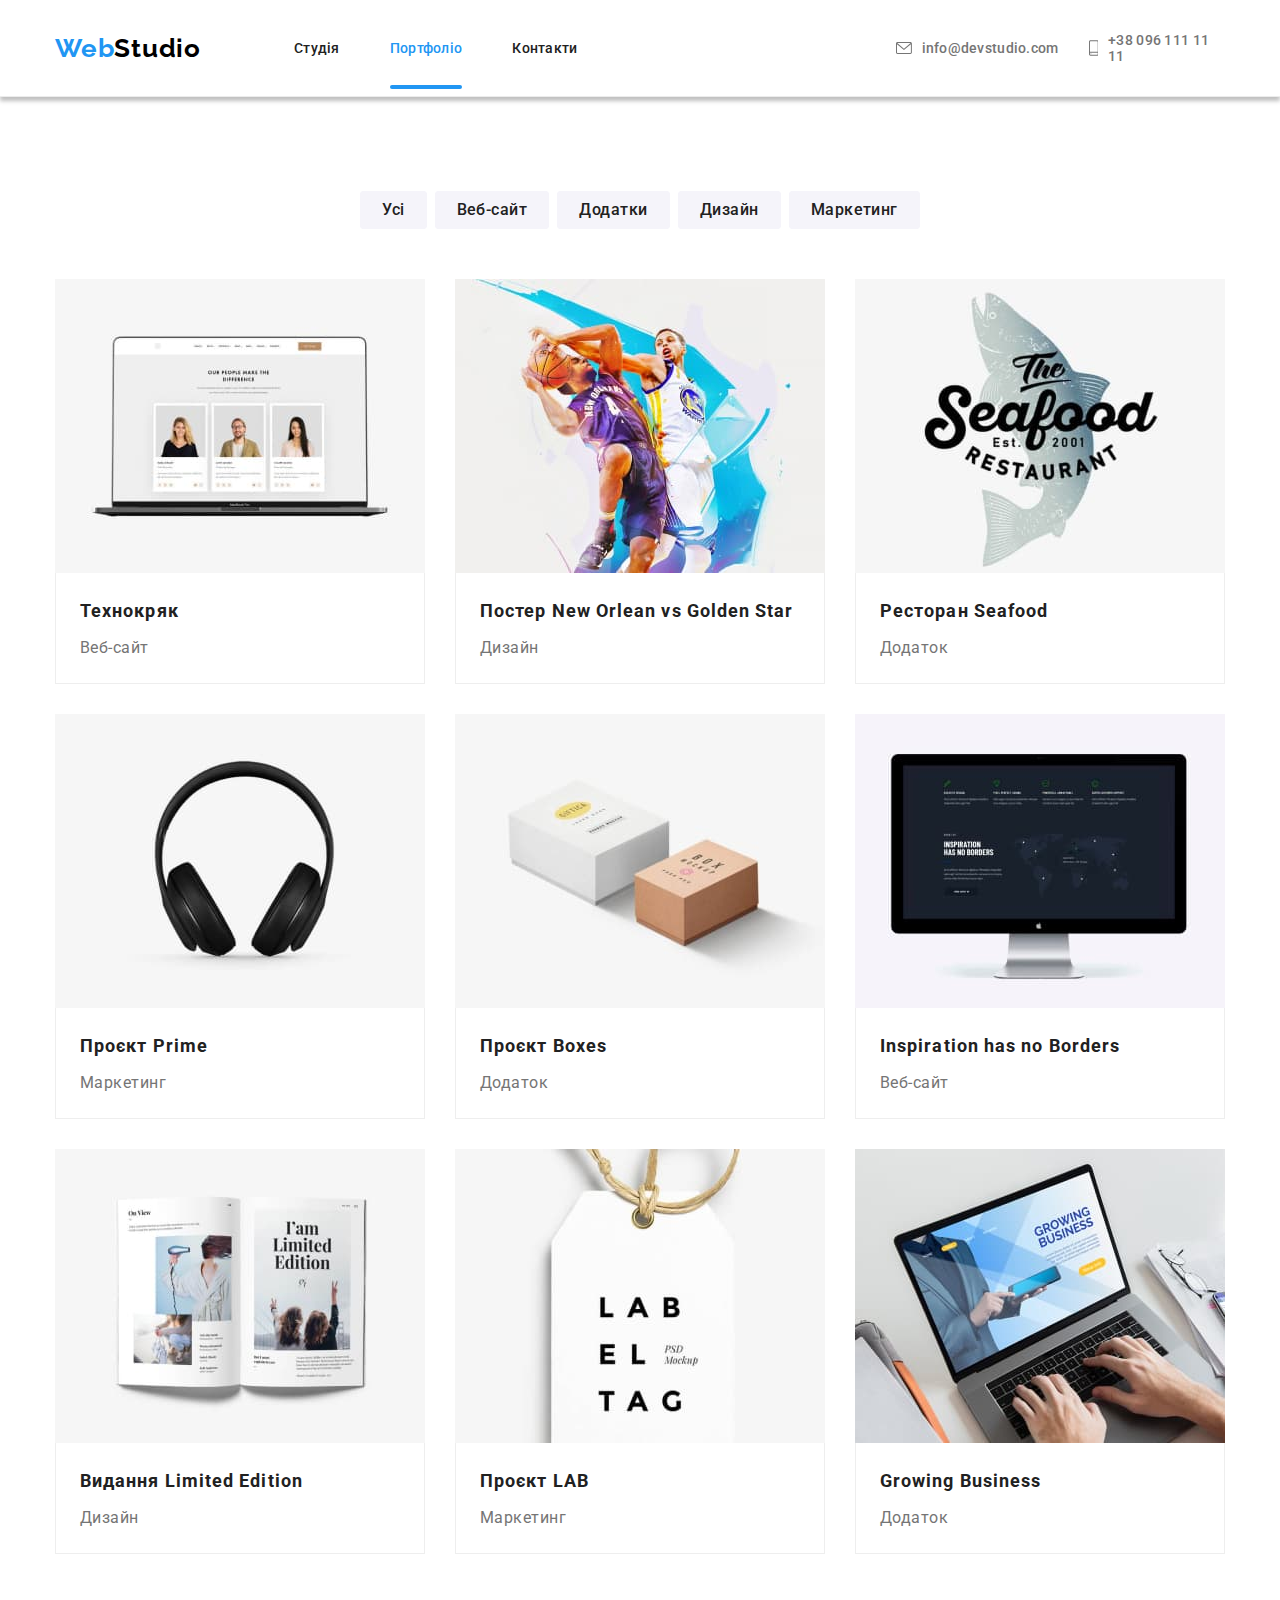
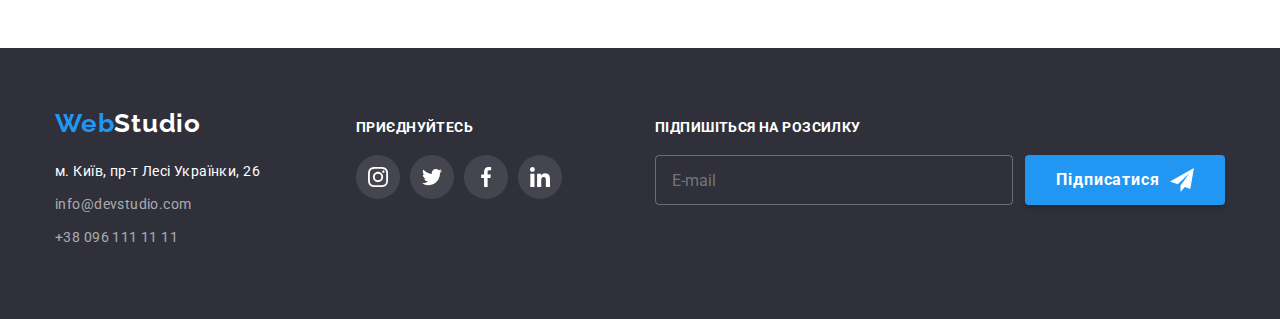
<file: portfolio.html>
<!DOCTYPE html>
<html lang="en">
<head>
    <meta charset="UTF-8">
    <meta http-equiv="X-UA-Compatible" content="IE=edge">
    <meta name="viewport" content="width=device-width, initial-scale=1.0">
    <link rel="preconnect" href="https://fonts.googleapis.com">
    <link rel="preconnect" href="https://fonts.gstatic.com" crossorigin>
    <title>Portfolio</title>
    <link rel="preconnect" href="https://fonts.googleapis.com">
    <link rel="preconnect" href="https://fonts.gstatic.com" crossorigin>
    <link href="https://fonts.googleapis.com/css2?family=Raleway:wght@700&family=Roboto:wght@400;500;700;900&display=swap" rel="stylesheet">
   
    <link rel="stylesheet" href="./css/modern-normalize.css">
    <link rel="stylesheet" href="./css/main.min.css">
    <link rel="stylesheet" href="./css/styles.css">
</head>
<body class="page">
    <header class="header">
        <div class="container header__container">
            <nav class="main-nav">
                <a class="header-logo link" href="#">Web<span class="header-logo__text">Studio</span></a>
                <ul class="header__list list">
                    <li class="header__item">
                        <a class="header__link link" href="./index.html">Студія</a>
                    </li>
                    <li class="header__item">
                        <a class="header__link header__link--active link" href="portfolio.html">Портфоліо</a>
                    </li>
                    <li class="header__item">
                        <a class="header__link link" href="">Контакти</a>
                    </li>
                </ul>
            </nav>
            <ul class="contacts list">
                <li class="contacts__item">
                    <a class="contacts__link link" href="mailto:info@devstudio.com">
                        <svg class="contacts__icon" width="16" height="12">
                            <use href="./images/icons.svg#envelope-hover"></use>
                        </svg>
                        info@devstudio.com
                    </a>
                </li>
                <li class="contacts__item">
                    <a class="contacts__link link" href="tel:+380961111111">
                        <svg class="contacts__icon" width="10" height="16">
                            <use href="./images/icons.svg#smartphone"></use>
                        </svg>
                        +38 096 111 11 11
                    </a>
                </li>
            </ul>
        </div>
    </header>
   <main>
    <section class="section">
        <div class="container">
            <h1 class="visually-hidden">Наші переваги</h1>

            <ul class="filter__list list">
                <li class="filter__item">
                    <button class="filter__btn" type="button">Усі</button>
                </li>
                <li class="filter__item">
                    <button class="filter__btn" type="button">Веб-сайт</button>
                </li>
                <li class="filter__item">
                    <button class="filter__btn" type="button">Додатки</button>
                </li>
                <li class="filter__item">
                    <button class="filter__btn" type="button">Дизайн</button>
                </li>
                <li class="filter__item">
                    <button class="filter__btn" type="button">Маркетинг</button>
                </li>
            </ul>

            <ul class="portfolio__list list">
                <li class="portfolio__item">
                    <a class="portfolio__link link" href="">
                        <div class="portfolio__tumb">
                            <img src="images/portfolio/img.jpg" alt="відкритий сайт на ноутбуці" width="370">
                            <div class="portfolio__overlay">
                                <p class="portfolio__text">
                                    Ресурс пропонує комплексні пропозиції з різним рівнем функціоналу та сервісів. Все це дозволить відвідувачу отримати вичерпні відомості про компанію чи приватну особу.
                                </p>
                            </div>
                        </div>
                        <div class="portfolio__info">
                            <h2 class="portfolio__title">Технокряк</h2>
                            <p class="portfolio__type">Веб-сайт</p>
                        </div>
                    </a>
                </li>
                <li class="portfolio__item">
                    <a class="portfolio__link link" href="">
                        <div class="portfolio__tumb">
                            <img src="images/portfolio/img-1.jpg" alt="баскетболісти" width="370">
                            <div class="portfolio__overlay">
                                <p class="portfolio__text">
                                    Ресурс пропонує комплексні пропозиції з різним рівнем функціоналу та сервісів. Все це дозволить відвідувачу отримати вичерпні відомості про компанію чи приватну особу.
                                </p>
                            </div>
                        </div>
                        <div class="portfolio__info">
                            <h2 class="portfolio__title">Постер New Orlean vs Golden Star</h2>
                            <p class="portfolio__type">Дизайн</p>
                        </div>
                    </a>
                </li>
                <li class="portfolio__item">
                    <a class="portfolio__link link" href="">
                        <div class="portfolio__tumb">
                            <img src="images/portfolio/img-2.jpg" alt="лого рибного ресторану" width="370">
                            <div class="portfolio__overlay">
                                <p class="portfolio__text">
                                    Ресурс пропонує комплексні пропозиції з різним рівнем функціоналу та сервісів. Все це дозволить відвідувачу отримати вичерпні відомості про компанію чи приватну особу.
                                </p>
                            </div>
                        </div>
                        <div class="portfolio__info">
                            <h2 class="portfolio__title">Ресторан Seafood</h2>
                            <p class="portfolio__type">Додаток</p>
                        </div>
                    </a>
                </li>
                <li class="portfolio__item">
                    <a class="portfolio__link link" href="">
                        <div class="portfolio__tumb">
                            <img src="images/portfolio/img-3.jpg" alt="навушники" width="370">
                            <div class="portfolio__overlay">
                                <p class="portfolio__text">
                                    Ресурс пропонує комплексні пропозиції з різним рівнем функціоналу та сервісів. Все це дозволить відвідувачу отримати вичерпні відомості про компанію чи приватну особу.
                                </p>
                            </div>
                        </div>
                         <div class="portfolio__info">
                            <h2 class="portfolio__title">Проєкт Prime</h2>
                            <p class="portfolio__type">Маркетинг</p>
                        </div>
                    </a>
                </li>
                <li class="portfolio__item">
                    <a class="portfolio__link link" href="">
                        <div class="portfolio__tumb">
                            <img src="images/portfolio/img-4.jpg" alt="коробки" width="370">
                            <div class="portfolio__overlay">
                                <p class="portfolio__text">
                                    Ресурс пропонує комплексні пропозиції з різним рівнем функціоналу та сервісів. Все це дозволить відвідувачу отримати вичерпні відомості про компанію чи приватну особу.
                                </p>
                            </div>
                        </div>
                        <div class="portfolio__info">
                            <h2 class="portfolio__title">Проєкт Boxes</h2>
                            <p class="portfolio__type">Додаток</p>
                        </div>
                    </a>
                </li>
                <li class="portfolio__item">
                    <a class="portfolio__link link" href="">
                        <div class="portfolio__tumb">
                            <img src="images/portfolio/img-5.jpg" alt="відкритий сайт на моніторі" width="370">
                            <div class="portfolio__overlay">
                                <p class="portfolio__text">
                                    Ресурс пропонує комплексні пропозиції з різним рівнем функціоналу та сервісів. Все це дозволить відвідувачу отримати вичерпні відомості про компанію чи приватну особу.
                                </p>
                            </div>
                        </div>
                        <div class="portfolio__info">
                            <h2 class="portfolio__title">Inspiration has no Borders</h2>
                            <p class="portfolio__type">Веб-сайт</p>
                        </div>
                    </a>
                </li>
                <li class="portfolio__item">
                    <a class="portfolio__link link" href="">
                        <div class="portfolio__tumb">
                            <img src="images/portfolio/img-6.jpg" alt="відкритий журнал" width="370">
                            <div class="portfolio__overlay">
                                <p class="portfolio__text">
                                    Ресурс пропонує комплексні пропозиції з різним рівнем функціоналу та сервісів. Все це дозволить відвідувачу отримати вичерпні відомості про компанію чи приватну особу.
                                </p>
                            </div>
                        </div>
                        <div class="portfolio__info">
                            <h2 class="portfolio__title">Видання Limited Edition</h2>
                            <p class="portfolio__type">Дизайн</p>
                        </div>
                    </a>
                </li>
                <li class="portfolio__item">
                    <a class="portfolio__link link" href="">
                        <div class="portfolio__tumb">
                         <img src="images/portfolio/img-7.jpg" alt="лейбл" width="370">
                         <div class="portfolio__overlay">
                            <p class="portfolio__text">
                                Ресурс пропонує комплексні пропозиції з різним рівнем функціоналу та сервісів. Все це дозволить відвідувачу отримати вичерпні відомості про компанію чи приватну особу.
                            </p>
                        </div>
                        </div>
                        <div class="portfolio__info">
                            <h2 class="portfolio__title">Проєкт LAB</h2>
                            <p class="portfolio__type">Маркетинг</p>
                        </div>
                    </a>
                </li>
                <li class="portfolio__item">
                    <a class="portfolio__link link" href="">
                        <div class="portfolio__tumb">
                            <img src="images/portfolio/img-8.jpg" alt="додаток для бізнесу" width="370">
                            <div class="portfolio__overlay">
                                <p class="portfolio__text">
                                    Ресурс пропонує комплексні пропозиції з різним рівнем функціоналу та сервісів. Все це дозволить відвідувачу отримати вичерпні відомості про компанію чи приватну особу.
                                </p>
                            </div>
                        </div>
                        <div class="portfolio__info">
                            <h2 class="portfolio__title">Growing Business</h2>
                            <p class="portfolio__type">Додаток</p>
                        </div>
                    </a>
                </li>
            </ul>
        </div>
    </section>
   </main>

   <footer class="footer">
    <div class="footer-container container">
        <div class="footer-info">
            <a class="footer-logo link" href="#">Web<span class="footer-logo-text">Studio</span></a>
            <address class="footer-address">
                <ul class="footer-address-lis list">
                    <li class="footer-address-item"><a class="link" href="https://goo.gl/maps/7g64sPSE6rP9VSUu8" target="_blank" rel="noopener noreferrer">м. Київ, пр-т Лесі Українки, 26</a></li>
                    <li class="footer-contacts-item"><a class="link" href="mailto:info@devstudio.com">info@devstudio.com</a></li>
                    <li class="footer-contacts-item"><a class="link" href="tel:+380961111111">+38 096 111 11 11</a></li>
                </ul>
            </address>
        </div>
        <div class="join">
            <h2 class="footer-join-title">ПРИЄДНУЙТЕСЬ</h2>
            <ul class="footer-join-social list">
                <li class="footer-list-item">
                    <a class="footer-list-link" 
                    href="https://www.instagram.com"
                    target="_blank"
                    rel="noopener noreferrer"
                    aria-label="Instagram"
                    >
                        <svg class="footer-icon" width="20" height="20">
                            <use href="./images/icons.svg#instagram"></use>
                        </svg>
                    </a>
                </li>
                <li class="footer-list-item">
                    <a class="footer-list-link" 
                    href="https://twitter.com/"
                    target="_blank"
                    rel="noopener noreferrer"
                    aria-label="Instagram"
                    >
                        <svg class="footer-icon" width="20" height="20">
                            <use href="./images/icons.svg#twitter"></use>
                        </svg>
                    </a>
                </li>
                <li class="footer-list-item">
                    <a class="footer-list-link" 
                    href="https://www.facebook.com/"
                    target="_blank"
                    rel="noopener noreferrer"
                    aria-label="Instagram"
                    >
                        <svg class="footer-icon" width="20" height="20">
                            <use href="./images/icons.svg#facebook"></use>
                        </svg>
                    </a>
                </li>
                <li class="footer-list-item">
                    <a class="footer-list-link" 
                    href="https://www.linkedin.com/"
                    target="_blank"
                    rel="noopener noreferrer"
                    aria-label="Instagram"
                    >
                        <svg class="footer-icon" width="20" height="20">
                            <use href="./images/icons.svg#linkedin"></use>
                        </svg>
                    </a>
                </li>
            </ul>
        </div>
        <form class="newsletter" name="newsletter">
            <strong class="newsletter-title">Підпишіться на розсилку</strong>
            <div class="newsletter-form-group">
                <label class="newsletter-form-field">
                    <input class="newsletter-form-input" type="email" name="user-mail-newsletter" placeholder="E-mail" required>
                </label>
                <button class="newsletter-btn" type="submit">Підписатися
                    <svg class="newsletter-icon" width="24" height="24">
                        <use href="./images/icons.svg#telegram"></use>
                    </svg>
                </button>
            </div>

        </form>
    </div>
    
</footer>
</body>
</html>
</file>
<file: css/styles.css>
/* :root {

    --main-font: "Roboto", sans-serif;
    --secondary-font: "Raleway", sans-serif;
   
    --main-txt-cl: #212121;
    --light-txt-cl: #FFFFFF;
    
    --basic-blue: #2196F3;
    --contacts-cl:  #757575;
    --secondary-cl: #2F303A;
    --icon-social-cl:#AFB1B8;

    --transition-time: 250ms;
    --transition-cubic: cubic-bezier(0.4, 0, 0.2, 1);
} */

/* .page {
    font-family: var(--main-font);
    font-size: 14px;
    color: var(--main-txt-cl);
    letter-spacing: 0.03em;

} */


/* .container {
    width: 1200px;
    padding-left: 15px;
    padding-right: 15px;
    margin: 0 auto;
} */

/* .section {
    padding-top: 94px;
    padding-bottom: 94px;
} */


/* reset */
/* h1,
h2,
h3,
h4,
h5,
h6,
p,
ul {
  margin: 0;
  padding: 0;
} */

/* img {
    display: block;
    max-width: 100%;
    height: auto;
} */

/* .link {
    text-decoration: none;
    color: currentColor;
    transition: color var(--transition-time) var(--transition-cubic);
}
.list {
    list-style: none;
} */

/* .visually-hidden {
    position: absolute;
    width: 1px;
    height: 1px;
    margin: -1px;
    border: 0;
    padding: 0;
    white-space: nowrap;
    clip-path: inset(100%);
    clip: rect(0 0 0 0);
    overflow: hidden;
  } */

/* header */
/* .header{
    box-shadow: 0px 4px 4px rgba(0, 0, 0, 0.25);
    border-bottom: 1px solid #ececec;
    
}
.header-container,
.main-nav {
  display: flex; 
  align-items: center; 
}
.header-logo {
    margin-right: 93px;
}
.main-nav {
    margin-right: 318px;
}
.header__list {
    display: flex;
    align-items: center;
    gap: 50px;
}

.contacts {
    display: flex;
    align-items: center;
    gap: 30px;
}
.contacts__icon {
margin-right: 10px;
}


.header__link,
.contacts__link {
    display: flex;
    align-items: center;
    padding-top: 32px;
    padding-bottom: 32px;
    font-weight: 500;
    font-size: 14px;
    line-height:calc(16/14);
    letter-spacing: 0.02em;
}

.header__link.header__link--active {
color: var(--basic-blue);
}

.header__link:hover, 
.header__link:focus {
    color:var(--basic-blue);
}
.contacts__link {
    color: var(--contacts-cl);
}
    
.contacts__icon {
    fill: currentColor;
}

.header-logo,
.footer-logo {
    font-family:var(--secondary-font);
    color: var(--basic-blue);
    text-decoration: none;
    font-weight: 700;
    font-size: 26px;
    line-height: 1.19;
    letter-spacing: 0.03em;
}
.header-logo__text {
    color: #000000;
}
.footer-logo-text {
    color: var(--light-txt-cl);
}
.header__link {
    position: relative;
}
.header__link--active::after {
    content: "";
    position: absolute;
    bottom: -1px;
    left: 0;
    width: 100%;
    height: 4px;
    background-color: var(--basic-blue);
    border-radius: 2px;
} */


/*main*/
/* .main {
    padding: 200px 0;
    background-color: var(--secondary-cl);
    text-align: center;
    max-width: 1600px;
    height: 600px;
    background-image: linear-gradient(to right, rgba(47, 48, 58, 0.4), rgba(47, 48, 58, 0.4)),
    url(../images/main-hero.jpg);
    background-size: cover;
    background-position: center;
    background-repeat: no-repeat;
    margin-left: auto;
    margin-right: auto;
 }

.main__title {
    font-weight: 900;
    font-size: 44px;
    line-height: calc(60/44);
    text-align: center;
    letter-spacing: 0.06em;
    text-transform: uppercase;
    color: var(--light-txt-cl);

    margin: 0 0 30px 0;
} */

/* .button {
    font-family: inherit;
    font-weight: 700;
    font-size: 16px;
    line-height:calc(30/16);
    padding: 10px 32px 10px 32px;
    align-items: center;
    text-align: center;
    letter-spacing: 0.06em;
    color: var(--light-txt-cl);
    background-color: var(--basic-blue);
    border-radius: 4px;
    cursor: pointer;
    border: none;
} */

/* .advantage__container {
    display: flex;
    width: 270px;
    height: 120px;
    align-items: center;
    justify-content: center;
    margin-bottom: 30px;
    background: #F5F4FA;
    border-radius: 4px;
}

.advantage__list {
    display: flex;
    gap: 30px;
}
.advantage__title {
    font-weight: 700;
    font-size: 14px;
    line-height:calc(16/14);
    letter-spacing: 0.03em;
    text-transform: uppercase;
    color: var(--main-txt-cl);

    margin-bottom: 10px;
}
.advantage__text {
    font-size: 14px;
    line-height: calc(24/14);
    letter-spacing: 0.03em;
    color: var(--contacts-cl);
    
} */

/* Gallery */

/* .section-gallery{
    padding-top: 0;
}

.gallery__title,
.team,
.customers__title{
    font-weight: 700;
    font-size: 36px;
    line-height: 42px;
    text-align: center;
    letter-spacing: 0.03em;

    margin-bottom: 50px;
}
.gallery__list {
    display: flex;
    gap: 30px;
}
.section-team {
    background-color: #F5F4FA;
}
.gallery__tumb {
    position: relative;
}
.gallery__title {
    position: absolute;
    bottom: 0;
    left: 0;
    width: 100%;
    height: 70px;
    margin: 0;
    text-transform: uppercase;
    display: flex;
    justify-content: center;
    align-items: center;
    font-weight: 700;
    font-size: 14px;
    line-height: calc(16/14);
    letter-spacing: 0.03em;
    background-color: rgba(47, 48, 58, 0.8);
    color: var(--light-txt-cl);
    
} */

/* Team */

/* .team {
    display: flex;
    gap: 30px;
}
.team__item {
    box-shadow: 0px 4px 4px rgba(0, 0, 0, 0.25);
    border-radius: 0px 0px 4px 4px;
}
.team__info {
    background-color: var(--light-txt-cl);
    padding: 30px 0;
}

.team__title {
    font-weight: 500;
    font-size: 16px;
    line-height: calc(19/16);
    text-align: center;
    letter-spacing: 0.03em;
    margin-bottom: 10px;
}
.team__text {
    font-size: 16px;
    line-height: calc(19/16);
    text-align: center;
    letter-spacing: 0.03em;
    color: var(--contacts-cl); 
    margin-bottom: 16px;
}

.social {
    display: flex;
    justify-content: center;
    gap: 10px;
}
.social__link {
    display: flex;
    align-items: center;
    justify-content: center;
    width: 44px;
    height: 44px;
    border-radius: 50%;
    color: var(--icon-social-cl);
    cursor: pointer;
    transition: background-color var(--transition-time) var(--transition-cubic), color var(--transition-time) var(--transition-cubic);
}
.social__link:hover,
.social__link:focus {
    color: var(--light-txt-cl);
    background-color: var(--basic-blue);
}
.social__icon {
    fill: currentColor;
} */

/* regular customers */

/* .customers {
    display: flex;
    justify-content: center;
    gap: 30px;
}
.customers__link {
    display: flex;
    align-items: center;
    justify-content: center;
    width: 170px;
    height: 92px;
    border: 1px solid var(--icon-social-cl);
    border-radius: 4px;
    color: var(--icon-social-cl);
    cursor: pointer;
    transition: border-color var(--transition-time) var(--transition-cubic), color var(--transition-time) var(--transition-cubic);
}
.customers__link:hover,
.customers__link:focus {
    color: var(--basic-blue);
    border-color: var(--basic-blue);
}
.customers__icon {
    fill: currentColor;
} */


/*footer*/
/* .footer-container {
    display: flex;
    align-items: baseline;
}
.footer-info{
    flex-grow: 1;
    margin-right: 70px;
}
.footer-logo {
    display: block;
    margin-bottom: 20px;
}
.footer-address-item,
.footer-contacts-item {
    font-size: 14px;
    line-height: calc(24/14);
    letter-spacing: 0.03em;
    color: rgba(255, 255, 255, 0.6);
}
.footer-contacts-item:not(:last-child) {
    margin-bottom: 9px;
}
.footer-address {
    font-style: normal;
}

.footer-address-item {
    color: var(--light-txt-cl);
    margin-bottom: 9px;
}

.footer {
    background-color: var(--secondary-cl);
    padding-top: 60px;
    padding-bottom: 60px;
}

.join {
    margin-right: 93px;
}
.footer-join-title {
    font-weight: 700;
    font-size: 14px;
    line-height: calc(16/14);
    letter-spacing: 0.03em;
    display: flex;
    color: var(--light-txt-cl);
    margin-bottom: 20px;
}
.footer-join-social {
    display: flex;
    align-items: center;
    gap: 10px;
}
.footer-list-link {
    display: flex;
    align-items: center;
    justify-content: center;
    width: 44px;
    height: 44px;
    border-radius: 50%;
    color: var(--light-txt-cl);
    background-color: rgba(255, 255, 255, 0.1);
    transition: background-color var(--transition-time) var(--transition-cubic),  color var(--transition-time) var(--transition-cubic);
}
.footer-list-link:hover,
.footer-list-link:focus {
    color: var(--light-txt-cl);
    background-color: var(--basic-blue);

}
.footer-icon {
    fill: currentColor;
}


.newsletter-title {
    display: block;
    font-size: 14px;
    line-height: calc(16 / 14);
    text-transform: uppercase;
    color: var(--light-txt-cl);
    margin-bottom: 20px;
}
.newsletter-form-group {
    display: flex;
    gap: 12px;
}
.newsletter-form-input {
    width: 358px;
    height: 50px;
    border: 1px solid rgba(255, 255, 255, 0.3);
    border-radius: 4px;
    padding: 15px 16px;
    color: rgba(255, 255, 255, 0.6);
    background-color: transparent;
    font-size: 16px;
    outline: transparent;
    transition: border-color var(--transition-time) var(--transition-cubic);
}

.newsletter-form-input:focus {
    border-color: var(--basic-blue);
}

.newsletter-btn {
    width: 200px;
    height: 50px;
    padding: 0;
    margin: 0;
    margin-left: auto;
    margin-right: auto;
    display: flex;
    gap: 10px;
    justify-content: center;
    align-items: center;
    box-shadow: 0px 4px 4px rgb(0 0 0 / 15%);
    border-radius: 4px;
    border: none;
    background-color: var(--basic-blue);
    font-weight: 700;
    font-size: 16px;
    line-height: calc(30/16);
    letter-spacing: 0.06em;
    color: var(--light-txt-cl);
    cursor: pointer;
    transition: background-color var(--transition-time) var(--transition-cubic);
}
.newsletter-btn:focus,
.newsletter-btn:hover {
  background-color: var(--basic-blue);  

} */

/*Portfolio*/

/* .filter__list {
    display: flex;
    justify-content: center;
    margin-bottom: 50px;
}
.filter__item {
    background: #F5F4FA;
    border-radius: 4px;
    
}

.filter__item:not(:last-child) {
    margin-right: 8px;
}
.filter__btn:hover,
.filter__btn:focus{
    box-shadow: 0px 4px 4px rgba(0, 0, 0, 0.25);
}
.filter__btn {
    font-weight: 500;
    font-size: 16px;
    line-height: 26px;
    text-align: center;
    letter-spacing: 0.03em;
    color: var(--main-txt-cl);
    background-color: #F5F4FA;
    border-radius: 4px;
    padding: 6px 22px;
    border: none;
    transition: box-shadow var(--transition-time) var(--transition-cubic), background-color var(--transition-time) var(--transition-cubic), color var(--transition-time) var(--transition-cubic);
}
.filter__btn:hover{
    background-color: var(--basic-blue);
    color: var(--light-txt-cl);
    cursor: pointer;
}
.filter__btn:focus{
    background-color: var(--basic-blue);
    color: var(--light-txt-cl);
}

.portfolio__list { 
    display: flex;
    flex-wrap: wrap;
    gap: 30px;
 
}
.portfolio__link {
    display: block;
    transition: box-shadow var(--transition-cubic) var(--transition-time);
}
.portfolio__link:hover,
.portfolio__link:focus {
    box-shadow: 0px 4px 4px rgba(0, 0, 0, 0.25);
}


.portfolio__tumb {
    position: relative;
    overflow: hidden;
}
.portfolio__overlay {
    position: absolute;
    top: 0;
    left: 0;
    transform: translateY(100%);
    width: 100%;
    height: 100%;
    padding-right: 24px;
    padding-left: 24px;
    display: flex;
    align-items: center;
    justify-content: center;
    background-color: rgba(33, 150, 243, 0.9);
    transition: transform var(--transition-time) var(--transition-cubic);
}
.portfolio__link:hover .portfolio__overlay,
.portfolio__link:focus .portfolio__overlay {
    transform: translateY(0);
}
.portfolio__text {
    font-weight: 400;
    font-size: 18px;
    line-height: calc(28/18);
    letter-spacing: 0.03em;
    color: var(--light-txt-cl);
}


.portfolio__info {
    padding: 20px 24px;
    border-right: 1px solid #eeeeee;
    border-bottom: 1px solid #eeeeee;
    border-left: 1px solid #eeeeee;
}
.portfolio__title {
    font-weight: 700;
    font-size: 18px;
    line-height: calc(36/18);
    letter-spacing: 0.06em;
    margin-bottom: 4px;
   
}
.portfolio__type {
    font-size: 16px;
    line-height: calc(30/16);
    letter-spacing: 0.03em;
    color: var(--contacts-cl);
} */

/* Modal windiw */
/* .backdrop {
    position: fixed;
    top: 0;
    left: 0;
    z-index: 1000;

    width: 100%;
    height: 100%;
    background-color: rgba(0,0,0,.2);
    transition: opacity var(--transition-time) var(--transition-cubic), visibility var(--transition-time) var(--transition-cubic);
}

.backdrop.is-hidden{
    opacity: 0;
    pointer-events: none;
    visibility: hidden;
}

.modal {
    position: absolute;
    top: 50%;
    left: 50%;
    transform: translate(-50%, -50%);

    width: 528px;
    height: 581px;
    
    background-color: var(--light-txt-cl);
    box-shadow: 0px 1px 3px rgba(0, 0, 0, 0.12), 0px 1px 1px rgba(0, 0, 0, 0.14), 0px 2px 1px rgba(0, 0, 0, 0.2);
    border-radius: 4px;
    padding: 40px;
}
.modal-btn {
    position: absolute;
    top: 8px;
    right: 8px;
    width: 30px;
    height: 30px;
    display: flex;
    align-items: center;
    justify-content: center;
    padding: 0;
    border-radius: 50%;
    border: 1px solid rgba(0, 0, 0, 0.1);
    cursor: pointer;
    background: var(--light-txt-cl);
}

Register form

.register-form-title {
    display: block;
    font-weight: 700;
    font-size: 20px;
    line-height: calc(23/20);
    text-align: center;
    letter-spacing: 0.03em;
    color: var(--main-txt-cl);
    margin: 0 0 12px 0;
}

.register-form-group {
    margin-bottom: 20px;
}

.register-form-field {
    position: relative;
    display: block;
    
}
.register-form-field:not(:last-child) {
    margin-bottom: 10px;
}
.register-form-label {
    display: block;
    font-weight: 400;
    font-size: 12px;
    line-height: calc(14/12);
    letter-spacing: 0.01em;
    color: var(--contacts-cl);
    margin-bottom: 4px;
}

.register-form-imput {
    width: 100%;
    height: 40px;
    border: 1px solid rgba(33, 33, 33, 0.2);
    border-radius: 4px;
    padding-left: 36px;
    padding-right: 36px;
    outline: transparent;

    transition: border-color var(--transition-time) var(--transition-cubic);
}
.register-form-imput:focus {
    border-color: var(--basic-blue);
}

.register-form-icon {
    position: absolute;
    bottom: 11px;
    left: 12px;
  
    transition: fill var(--transition-time) var(--transition-cubic);
}

.register-form-imput:focus + .register-form-icon {
    fill: var(--basic-blue);
}
.register-form-message {
    display: block;
    width: 100%;
    height: 120px;
    padding: 12px 16px;
    font-weight: 400;
    font-size: 12px;
    line-height: calc(14/12);
    letter-spacing: 0.01em;
    border: 1px solid rgba(33, 33, 33, 0.2);
    border-radius: 4px;
    outline: transparent;
    resize: none;
    transition: border-color var(--transition-time) var(--transition-cubic);
}
.register-form-message:focus {
    border-color: var(--basic-blue);
}
.register-form-agreement {
    display: flex;
    align-items: center;
    justify-content: center;
    gap: 8px;
    margin-bottom: 30px;
}

.icon-checked {
  opacity: 0;
  transition: opacity var(--transition-time) var(--transition-cubic);
}

.register-form-chekbox:checked + .checkbox-icon .icon-checked {
  opacity: 1;
}

.icon-unchecked {
  opacity: 1;
  transition: opacity var(--transition-time) var(--transition-cubic);
}

.register-form-chekbox:checked + .checkbox-icon .icon-unchecked {
  opacity: 0;
}

.register-form-btn {
    display: block;
    width: 200px;
    height: 50px;
    margin: 0 auto;
}
.register-form-desc {
    font-size: 14px;
    line-height: calc(24/14);
    letter-spacing: 0.03em;
    color: var(--contacts-cl);
}
.register-form-link {
    color: var(--basic-blue);
} */
</file>
<file: css/main.min.css>
:root{--main-font: "Roboto", sans-serif;--secondary-font: "Raleway", sans-serif;--main-txt-cl: #212121;--light-txt-cl: #FFFFFF;--basic-blue: #2196F3;--contacts-cl: #757575;--secondary-cl: #2F303A;--icon-social-cl:#AFB1B8;--transition-time: 250ms;--transition-cubic: cubic-bezier(0.4, 0, 0.2, 1)}.visually-hidden{position:absolute;width:1px;height:1px;margin:-1px;border:0;padding:0;white-space:nowrap;-webkit-clip-path:inset(100%);clip-path:inset(100%);clip:rect(0 0 0 0);overflow:hidden}.page{font-family:var(--main-font);font-size:14px;color:var(--main-txt-cl);letter-spacing:.03em}.section{padding-top:60px;padding-bottom:60px}@media screen and (min-width: 1200px){.section{padding-top:94px;padding-bottom:94px}}h1,h2,h3,h4,h5,h6,p,ul{margin:0;padding:0}img{display:block;max-width:100%;height:auto}.link{text-decoration:none;color:currentColor;-webkit-transition:color var(--transition-time) var(--transition-cubic);transition:color var(--transition-time) var(--transition-cubic)}.list{list-style:none}.container{max-width:480px;padding-left:15px;padding-right:15px;margin-right:auto;margin-left:auto}@media screen and (min-width: 768px){.container{max-width:768px}}@media screen and (min-width: 1200px){.container{max-width:1200px}}header{-webkit-box-shadow:0px 4px 4px rgba(0,0,0,.25);box-shadow:0px 4px 4px rgba(0,0,0,.25);border-bottom:1px solid #ececec}.header__container,.main-nav{display:-webkit-box;display:-ms-flexbox;display:flex;-webkit-box-align:center;-ms-flex-align:center;align-items:center}.header-logo{margin-right:93px}.main-nav{margin-right:318px}.header__list{display:-webkit-box;display:-ms-flexbox;display:flex;-webkit-box-align:center;-ms-flex-align:center;align-items:center;gap:50px}.contacts{display:-webkit-box;display:-ms-flexbox;display:flex;-webkit-box-align:center;-ms-flex-align:center;align-items:center;gap:30px}.contacts__icon{margin-right:10px}.header__link,.contacts__link{display:-webkit-box;display:-ms-flexbox;display:flex;-webkit-box-align:center;-ms-flex-align:center;align-items:center;padding-top:32px;padding-bottom:32px;font-weight:500;font-size:14px;line-height:1.1428571429;letter-spacing:.02em}.header__link:hover,.header__link:focus,.contacts__link:hover,.contacts__link:focus{color:var(--basic-blue)}.header__link.header__link--active{color:var(--basic-blue)}.contacts__link{color:var(--contacts-cl)}.contacts__icon{fill:currentColor}.header-logo{font-family:var(--secondary-font);color:var(--basic-blue);text-decoration:none;font-weight:700;font-size:26px;line-height:1.19;letter-spacing:.03em}.header-logo__text{color:#000}.footer-logo-text{color:var(--light-txt-cl)}.header__link{position:relative}.header__link--active::after{content:"";position:absolute;bottom:-1px;left:0;width:100%;height:4px;background-color:var(--basic-blue);border-radius:2px}.main{padding:118px 0;background-color:var(--secondary-cl);text-align:center;max-width:1600px;height:400px;background-image:-webkit-gradient(linear, left top, right top, from(rgba(47, 48, 58, 0.4)), to(rgba(47, 48, 58, 0.4))),url(../images/main-hero.jpg);background-image:linear-gradient(to right, rgba(47, 48, 58, 0.4), rgba(47, 48, 58, 0.4)),url(../images/main-hero.jpg);background-size:cover;background-position:center;background-repeat:no-repeat;margin-left:auto;margin-right:auto}@media screen and (min-width: 1200px){.main{padding:200px 0;height:600px}}.main__title{font-weight:900;font-size:26px;line-height:1.6153846154;text-align:center;letter-spacing:.06em;text-transform:uppercase;color:var(--light-txt-cl);margin:0 0 30px 0}@media screen and (min-width: 1200px){.main__title{font-size:44px;line-height:1.3636363636}}.advantage{display:-webkit-box;display:-ms-flexbox;display:flex;gap:30px}@media screen and (max-width: 1199px){.advantage{-ms-flex-wrap:wrap;flex-wrap:wrap}}@media screen and (min-width: 768px){.advantage__item{-ms-flex-preferred-size:calc((100% - 30px)/2);flex-basis:calc((100% - 30px)/2)}}.advantage__container{display:-webkit-box;display:-ms-flexbox;display:flex;width:100%;height:120px;-webkit-box-align:center;-ms-flex-align:center;align-items:center;-webkit-box-pack:center;-ms-flex-pack:center;justify-content:center;margin-bottom:30px;background:#f5f4fa;border-radius:4px}@media screen and (min-width: 768px){.advantage__container{width:354px;height:120px}}@media screen and (min-width: 1200px){.advantage__container{width:270px;height:120px}}.advantage__title{font-weight:700;font-size:14px;line-height:1.1428571429;letter-spacing:.03em;text-transform:uppercase;color:var(--main-txt-cl);margin-bottom:10px}@media screen and (max-width: 767px){.advantage__title{text-align:center}}.advantage__text{font-size:14px;line-height:1.7142857143;letter-spacing:.03em;color:var(--contacts-cl)}.section--nonpadding-top{padding-top:0;display:none}@media screen and (min-width: 1200px){.section--nonpadding-top{display:block}}.gallery{display:-webkit-box;display:-ms-flexbox;display:flex;gap:30px}.gallery__tumb{position:relative}.gallery__title{position:absolute;bottom:0;left:0;width:100%;height:70px;margin:0;text-transform:uppercase;display:-webkit-box;display:-ms-flexbox;display:flex;-webkit-box-pack:center;-ms-flex-pack:center;justify-content:center;-webkit-box-align:center;-ms-flex-align:center;align-items:center;font-weight:700;font-size:14px;line-height:1.1428571429;letter-spacing:.03em;background-color:rgba(47,48,58,.8);color:var(--light-txt-cl)}.section--background{background-color:#f5f4fa}.team{display:-webkit-box;display:-ms-flexbox;display:flex;-webkit-box-pack:center;-ms-flex-pack:center;justify-content:center;-ms-flex-wrap:wrap;flex-wrap:wrap;gap:30px}@media screen and (min-width: 1200px){.team{-ms-flex-wrap:nowrap;flex-wrap:nowrap}}.team__item{-webkit-box-shadow:0px 4px 4px rgba(0,0,0,.25);box-shadow:0px 4px 4px rgba(0,0,0,.25);border-radius:0px 0px 4px 4px}.team__info{background-color:var(--light-txt-cl);padding:30px 0 24px 0}@media screen and (min-width: 1200px){.team__info{padding:30px 0}}.team__title{font-weight:500;font-size:16px;line-height:1.1875;text-align:center;letter-spacing:.03em;margin-bottom:10px}.team__text{font-size:16px;line-height:1.1875;text-align:center;letter-spacing:.03em;color:var(--contacts-cl);margin-bottom:16px}.social{display:-webkit-box;display:-ms-flexbox;display:flex;-webkit-box-pack:center;-ms-flex-pack:center;justify-content:center;gap:10px}.social__link{display:-webkit-box;display:-ms-flexbox;display:flex;-webkit-box-align:center;-ms-flex-align:center;align-items:center;-webkit-box-pack:center;-ms-flex-pack:center;justify-content:center;width:44px;height:44px;border-radius:50%;color:var(--icon-social-cl);cursor:pointer;-webkit-transition:background-color var(--transition-time) var(--transition-cubic),color var(--transition-time) var(--transition-cubic);transition:background-color var(--transition-time) var(--transition-cubic),color var(--transition-time) var(--transition-cubic)}.social__link:hover,.social__link:focus{color:var(--light-txt-cl);background-color:var(--basic-blue)}.social__icon{fill:currentColor}.customers{display:-webkit-box;display:-ms-flexbox;display:flex;-ms-flex-wrap:wrap;flex-wrap:wrap;-webkit-box-pack:center;-ms-flex-pack:center;justify-content:center;gap:30px}.customers__link{display:-webkit-box;display:-ms-flexbox;display:flex;-webkit-box-align:center;-ms-flex-align:center;align-items:center;-webkit-box-pack:center;-ms-flex-pack:center;justify-content:center;width:210px;height:92px;border:1px solid var(--icon-social-cl);border-radius:4px;color:var(--icon-social-cl);cursor:pointer;-webkit-transition:border-color var(--transition-time) var(--transition-cubic),color var(--transition-time) var(--transition-cubic);transition:border-color var(--transition-time) var(--transition-cubic),color var(--transition-time) var(--transition-cubic)}@media screen and (min-width: 768px){.customers__link{width:226px}}@media screen and (min-width: 1200px){.customers__link{width:170px;height:92px}}.customers__link:hover,.customers__link:focus{color:var(--basic-blue);border-color:var(--basic-blue)}.customers__icon{fill:currentColor}.footer{background-color:var(--secondary-cl);padding-top:60px;padding-bottom:60px}@media screen and (min-width: 768px)and (max-width: 1199px){.footer-container{display:-webkit-box;display:-ms-flexbox;display:flex;-ms-flex-wrap:wrap;flex-wrap:wrap;-webkit-box-pack:justify;-ms-flex-pack:justify;justify-content:space-between;padding-left:76px;padding-right:89px}}@media screen and (max-width: 1199px){.footer-container{text-align:center}}@media screen and (min-width: 1200px){.footer-container{display:-webkit-box;display:-ms-flexbox;display:flex;-webkit-box-align:baseline;-ms-flex-align:baseline;align-items:baseline}}.footer-info{-webkit-box-flex:1;-ms-flex-positive:1;flex-grow:1}@media screen and (min-width: 768px){.footer-info{margin-right:165px}}@media screen and (max-width: 1199px){.footer-info{margin-bottom:60px}}@media screen and (min-width: 1200px){.footer-info{margin-right:70px}}.footer-logo{display:block;font-family:var(--secondary-font);color:var(--basic-blue);text-decoration:none;font-weight:700;font-size:24px;line-height:1.1666666667;letter-spacing:.03em;margin-bottom:20px}@media screen and (min-width: 1200px){.footer-logo{font-size:26px;line-height:1.1923076923}}.footer-address-item,.footer-contacts-item{font-size:14px;line-height:1.7142857143;letter-spacing:.03em;color:rgba(255,255,255,.6)}.footer-contacts-item:not(:last-child){margin-bottom:9px}.footer-address{font-style:normal}.footer-address-item{color:var(--light-txt-cl);margin-bottom:9px}.footer{background-color:var(--secondary-cl);padding-top:60px;padding-bottom:60px}@media screen and (min-width: 1200px){.join{margin-right:93px}}.footer-join-title{font-weight:700;font-size:14px;line-height:1.1428571429;letter-spacing:.03em;display:-webkit-box;display:-ms-flexbox;display:flex;color:var(--light-txt-cl);margin-bottom:20px;text-transform:uppercase}@media screen and (max-width: 1199px){.footer-join-title{-webkit-box-pack:center;-ms-flex-pack:center;justify-content:center}}.footer-join-social{display:-webkit-box;display:-ms-flexbox;display:flex;-webkit-box-align:center;-ms-flex-align:center;align-items:center;gap:10px;margin-bottom:60px}@media screen and (max-width: 1199px){.footer-join-social{-webkit-box-pack:center;-ms-flex-pack:center;justify-content:center}}.footer-list-link{display:-webkit-box;display:-ms-flexbox;display:flex;-webkit-box-align:center;-ms-flex-align:center;align-items:center;-webkit-box-pack:center;-ms-flex-pack:center;justify-content:center;width:44px;height:44px;border-radius:50%;color:var(--light-txt-cl);background-color:rgba(255,255,255,.1);-webkit-transition:background-color var(--transition-time) var(--transition-cubic),color var(--transition-time) var(--transition-cubic);transition:background-color var(--transition-time) var(--transition-cubic),color var(--transition-time) var(--transition-cubic)}.footer-list-link:hover,.footer-list-link:focus{color:var(--light-txt-cl);background-color:var(--basic-blue)}.footer-icon{fill:currentColor}.newsletter-title{display:block;font-weight:700;font-size:14px;line-height:1.1428571429;text-transform:uppercase;color:var(--light-txt-cl);margin-bottom:20px}.newsletter-form-group{display:-webkit-box;display:-ms-flexbox;display:flex;-ms-flex-wrap:wrap;flex-wrap:wrap;-webkit-box-pack:center;-ms-flex-pack:center;justify-content:center;margin-bottom:20px}@media screen and (min-width: 1200px){.newsletter-form-group{gap:12px}}.newsletter-form-input{width:358px;height:50px;border:1px solid rgba(255,255,255,.3);border-radius:4px;padding:15px 16px;color:rgba(255,255,255,.6);background-color:rgba(0,0,0,0);font-size:16px;outline:rgba(0,0,0,0);-webkit-transition:border-color var(--transition-time) var(--transition-cubic);transition:border-color var(--transition-time) var(--transition-cubic)}.newsletter-form-input:focus{border-color:var(--basic-blue)}@media screen and (max-width: 1199px){.newsletter-form-input{width:450px;margin-bottom:20px}}.newsletter-btn{width:200px;height:50px;padding:0;margin:0;margin-left:auto;margin-right:auto;display:-webkit-box;display:-ms-flexbox;display:flex;gap:10px;-webkit-box-pack:center;-ms-flex-pack:center;justify-content:center;-webkit-box-align:center;-ms-flex-align:center;align-items:center;-webkit-box-shadow:0px 4px 4px rgba(0,0,0,.15);box-shadow:0px 4px 4px rgba(0,0,0,.15);border-radius:4px;border:none;background-color:var(--basic-blue);font-weight:700;font-size:16px;line-height:1.875;letter-spacing:.06em;color:var(--light-txt-cl);cursor:pointer;-webkit-transition:background-color var(--transition-time) var(--transition-cubic);transition:background-color var(--transition-time) var(--transition-cubic)}.newsletter-btn:focus,.newsletter-btn:hover{background-color:var(--basic-blue)}.filter__list{display:-webkit-box;display:-ms-flexbox;display:flex;-webkit-box-pack:center;-ms-flex-pack:center;justify-content:center;margin-bottom:50px}.filter__item{background:#f5f4fa;border-radius:4px}.filter__item:not(:last-child){margin-right:8px}.filter__btn{font-weight:500;font-size:16px;line-height:26px;text-align:center;letter-spacing:.03em;color:var(--main-txt-cl);background-color:#f5f4fa;border-radius:4px;padding:6px 22px;border:none;-webkit-transition:background-color var(--transition-time) var(--transition-cubic),color var(--transition-time) var(--transition-cubic),-webkit-box-shadow var(--transition-time) var(--transition-cubic);transition:background-color var(--transition-time) var(--transition-cubic),color var(--transition-time) var(--transition-cubic),-webkit-box-shadow var(--transition-time) var(--transition-cubic);transition:box-shadow var(--transition-time) var(--transition-cubic),background-color var(--transition-time) var(--transition-cubic),color var(--transition-time) var(--transition-cubic);transition:box-shadow var(--transition-time) var(--transition-cubic),background-color var(--transition-time) var(--transition-cubic),color var(--transition-time) var(--transition-cubic),-webkit-box-shadow var(--transition-time) var(--transition-cubic)}.filter__btn:hover,.filter__btn:focus{background-color:var(--basic-blue);color:var(--light-txt-cl);-webkit-box-shadow:0px 4px 4px rgba(0,0,0,.25);box-shadow:0px 4px 4px rgba(0,0,0,.25)}.portfolio__list{display:-webkit-box;display:-ms-flexbox;display:flex;-ms-flex-wrap:wrap;flex-wrap:wrap;gap:30px}.portfolio__link{display:block;-webkit-transition:-webkit-box-shadow var(--transition-cubic) var(--transition-time);transition:-webkit-box-shadow var(--transition-cubic) var(--transition-time);transition:box-shadow var(--transition-cubic) var(--transition-time);transition:box-shadow var(--transition-cubic) var(--transition-time), -webkit-box-shadow var(--transition-cubic) var(--transition-time)}.portfolio__link:hover,.portfolio__link:focus{-webkit-box-shadow:0px 4px 4px rgba(0,0,0,.25);box-shadow:0px 4px 4px rgba(0,0,0,.25)}.portfolio__tumb{position:relative;overflow:hidden}.portfolio__overlay{position:absolute;top:0;left:0;-webkit-transform:translateY(100%);transform:translateY(100%);width:100%;height:100%;padding-right:24px;padding-left:24px;display:-webkit-box;display:-ms-flexbox;display:flex;-webkit-box-align:center;-ms-flex-align:center;align-items:center;-webkit-box-pack:center;-ms-flex-pack:center;justify-content:center;background-color:rgba(33,150,243,.9);-webkit-transition:-webkit-transform var(--transition-time) var(--transition-cubic);transition:-webkit-transform var(--transition-time) var(--transition-cubic);transition:transform var(--transition-time) var(--transition-cubic);transition:transform var(--transition-time) var(--transition-cubic), -webkit-transform var(--transition-time) var(--transition-cubic)}.portfolio__link:hover .portfolio__overlay,.portfolio__link:focus .portfolio__overlay{-webkit-transform:translateY(0);transform:translateY(0)}.portfolio__text{font-weight:400;font-size:18px;line-height:1.5555555556;letter-spacing:.03em;color:var(--light-txt-cl)}.portfolio__info{padding:20px 24px;border-right:1px solid #eee;border-bottom:1px solid #eee;border-left:1px solid #eee}.portfolio__title{font-weight:700;font-size:18px;line-height:2;letter-spacing:.06em;margin-bottom:4px}.portfolio__type{font-size:16px;line-height:1.875;letter-spacing:.03em;color:var(--contacts-cl)}.button{font-family:inherit;font-weight:700;font-size:16px;line-height:1.875;padding:10px 24px;-webkit-box-align:center;-ms-flex-align:center;align-items:center;text-align:center;letter-spacing:.06em;color:var(--light-txt-cl);background-color:var(--basic-blue);border-radius:4px;cursor:pointer;border:none}@media screen and (min-width: 1200px){.button{padding:10px 32px}}.section__title{font-weight:700;font-size:28px;line-height:1.1785714286;text-align:center;letter-spacing:.03em;margin-bottom:30px}@media screen and (min-width: 1200px){.section__title{font-size:36px;line-height:1.1666666667;margin-bottom:50px}}.backdrop{position:fixed;top:0;left:0;z-index:1000;width:100%;height:100%;background-color:rgba(0,0,0,.2);-webkit-transition:opacity var(--transition-time) var(--transition-cubic),visibility var(--transition-time) var(--transition-cubic);transition:opacity var(--transition-time) var(--transition-cubic),visibility var(--transition-time) var(--transition-cubic)}.backdrop.is-hidden{opacity:0;pointer-events:none;visibility:hidden}.modal{position:absolute;top:50%;left:50%;-webkit-transform:translate(-50%, -50%);transform:translate(-50%, -50%);width:528px;height:581px;background-color:var(--light-txt-cl);-webkit-box-shadow:0px 1px 3px rgba(0,0,0,.12),0px 1px 1px rgba(0,0,0,.14),0px 2px 1px rgba(0,0,0,.2);box-shadow:0px 1px 3px rgba(0,0,0,.12),0px 1px 1px rgba(0,0,0,.14),0px 2px 1px rgba(0,0,0,.2);border-radius:4px;padding:40px}.modal-icon{fill:#000;-webkit-transition:fill var(--transition-time) var(--transition-cubic);transition:fill var(--transition-time) var(--transition-cubic)}.modal-btn{position:absolute;top:8px;right:8px;width:30px;height:30px;display:-webkit-box;display:-ms-flexbox;display:flex;-webkit-box-align:center;-ms-flex-align:center;align-items:center;-webkit-box-pack:center;-ms-flex-pack:center;justify-content:center;padding:0;border-radius:50%;border:1px solid rgba(0,0,0,.1);cursor:pointer;background:var(--light-txt-cl)}.modal-btn:hover .modal-icon{fill:var(--basic-blue)}.register-form-title{display:block;font-weight:700;font-size:20px;line-height:1.15;text-align:center;letter-spacing:.03em;color:var(--main-txt-cl);margin:0 0 12px 0}.register-form-group{margin-bottom:20px}.register-form-field{position:relative;display:block}.register-form-field:not(:last-child){margin-bottom:10px}.register-form-label{display:block;font-weight:400;font-size:12px;line-height:1.1666666667;letter-spacing:.01em;color:var(--contacts-cl);margin-bottom:4px}.register-form-imput{width:100%;height:40px;border:1px solid rgba(33,33,33,.2);border-radius:4px;padding-left:36px;padding-right:36px;outline:rgba(0,0,0,0);-webkit-transition:border-color var(--transition-time) var(--transition-cubic);transition:border-color var(--transition-time) var(--transition-cubic)}.register-form-imput:focus{border-color:var(--basic-blue)}.register-form-imput:focus+.register-form-icon{fill:var(--basic-blue)}.register-form-icon{position:absolute;bottom:11px;left:12px;-webkit-transition:fill var(--transition-time) var(--transition-cubic);transition:fill var(--transition-time) var(--transition-cubic)}.register-form-message{display:block;width:100%;height:120px;padding:12px 16px;font-weight:400;font-size:12px;line-height:1.1666666667;letter-spacing:.01em;border:1px solid rgba(33,33,33,.2);border-radius:4px;outline:rgba(0,0,0,0);resize:none;-webkit-transition:border-color var(--transition-time) var(--transition-cubic);transition:border-color var(--transition-time) var(--transition-cubic)}.register-form-message:focus{border-color:var(--basic-blue)}.register-form-agreement{display:-webkit-box;display:-ms-flexbox;display:flex;-webkit-box-align:center;-ms-flex-align:center;align-items:center;-webkit-box-pack:center;-ms-flex-pack:center;justify-content:center;gap:8px;margin-bottom:30px}.icon-checked{opacity:0;-webkit-transition:opacity var(--transition-time) var(--transition-cubic);transition:opacity var(--transition-time) var(--transition-cubic)}.register-form-chekbox:checked+.checkbox-icon .icon-checked{opacity:1}.icon-unchecked{opacity:1;-webkit-transition:opacity var(--transition-time) var(--transition-cubic);transition:opacity var(--transition-time) var(--transition-cubic)}.register-form-chekbox:checked+.checkbox-icon .icon-unchecked{opacity:0}.register-form-btn{display:block;width:200px;height:50px;margin:0 auto;-webkit-transition:background-color var(--transition-time) var(--transition-cubic);transition:background-color var(--transition-time) var(--transition-cubic)}.register-form-btn:focus,.register-form-btn:hover{background-color:#188ce8}.register-form-desc{font-size:14px;line-height:1.7142857143;letter-spacing:.03em;color:var(--contacts-cl)}.register-form-link{color:var(--basic-blue)}.menu-btn{display:-webkit-box;display:-ms-flexbox;display:flex;-webkit-box-align:center;-ms-flex-align:center;align-items:center;-webkit-box-pack:center;-ms-flex-pack:center;justify-content:center;width:40px;height:40px;padding:0;margin-left:auto;background-color:rgba(0,0,0,0);border:none;cursor:pointer}@media screen and (min-width: 768px){.menu-btn{display:none}}.menu-container{position:fixed;top:0;left:0;display:-webkit-box;display:-ms-flexbox;display:flex;-webkit-box-orient:vertical;-webkit-box-direction:normal;-ms-flex-direction:column;flex-direction:column;width:100%;height:100%;padding:48px 40px;background-color:#fff;-webkit-transform:translateX(100%);transform:translateX(100%);-webkit-transition:transformr 400ms;transition:transformr 400ms}.menu-container.is-open{-webkit-transform:translateX(0);transform:translateX(0)}.mobile-menu{margin-bottom:auto}.menu-toggle{position:absolute;top:10px;right:15px}.mobile-socials{display:-webkit-box;display:-ms-flexbox;display:flex}/*# sourceMappingURL=main.min.css.map */
</file>
